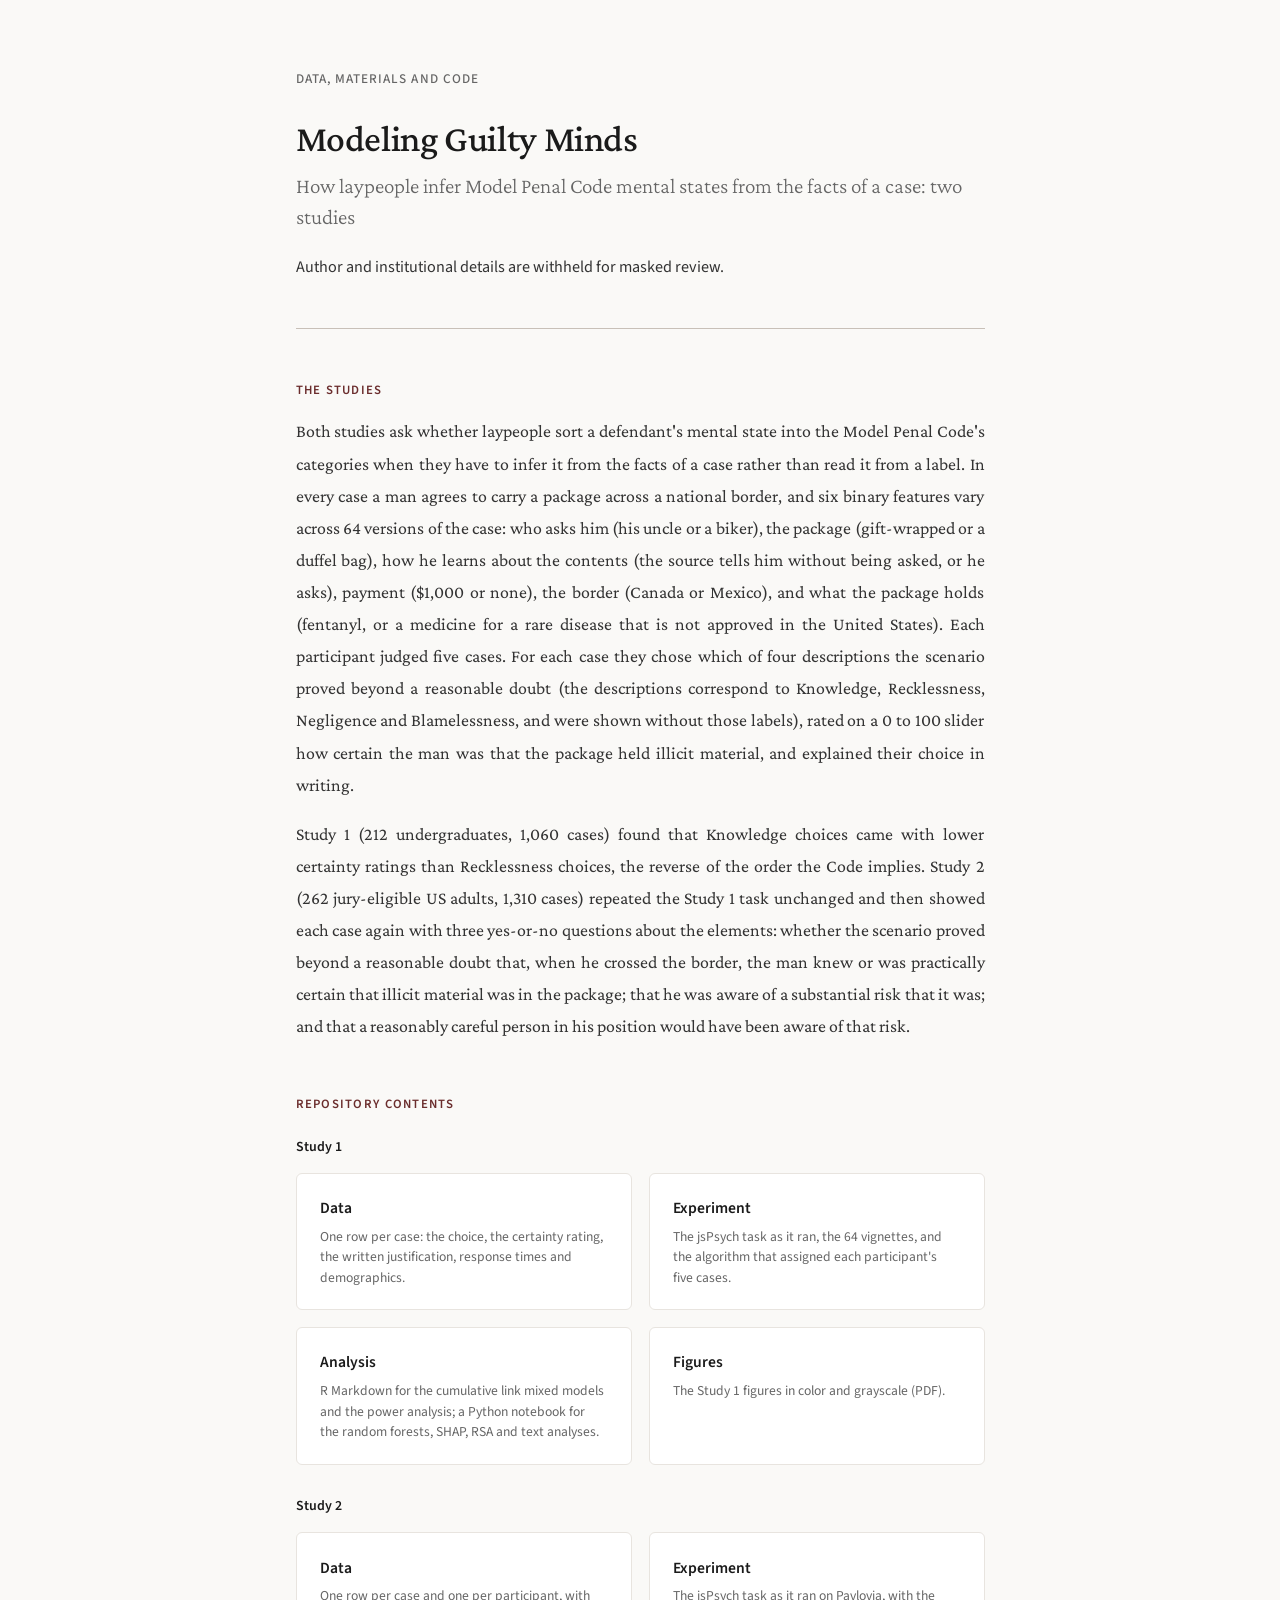
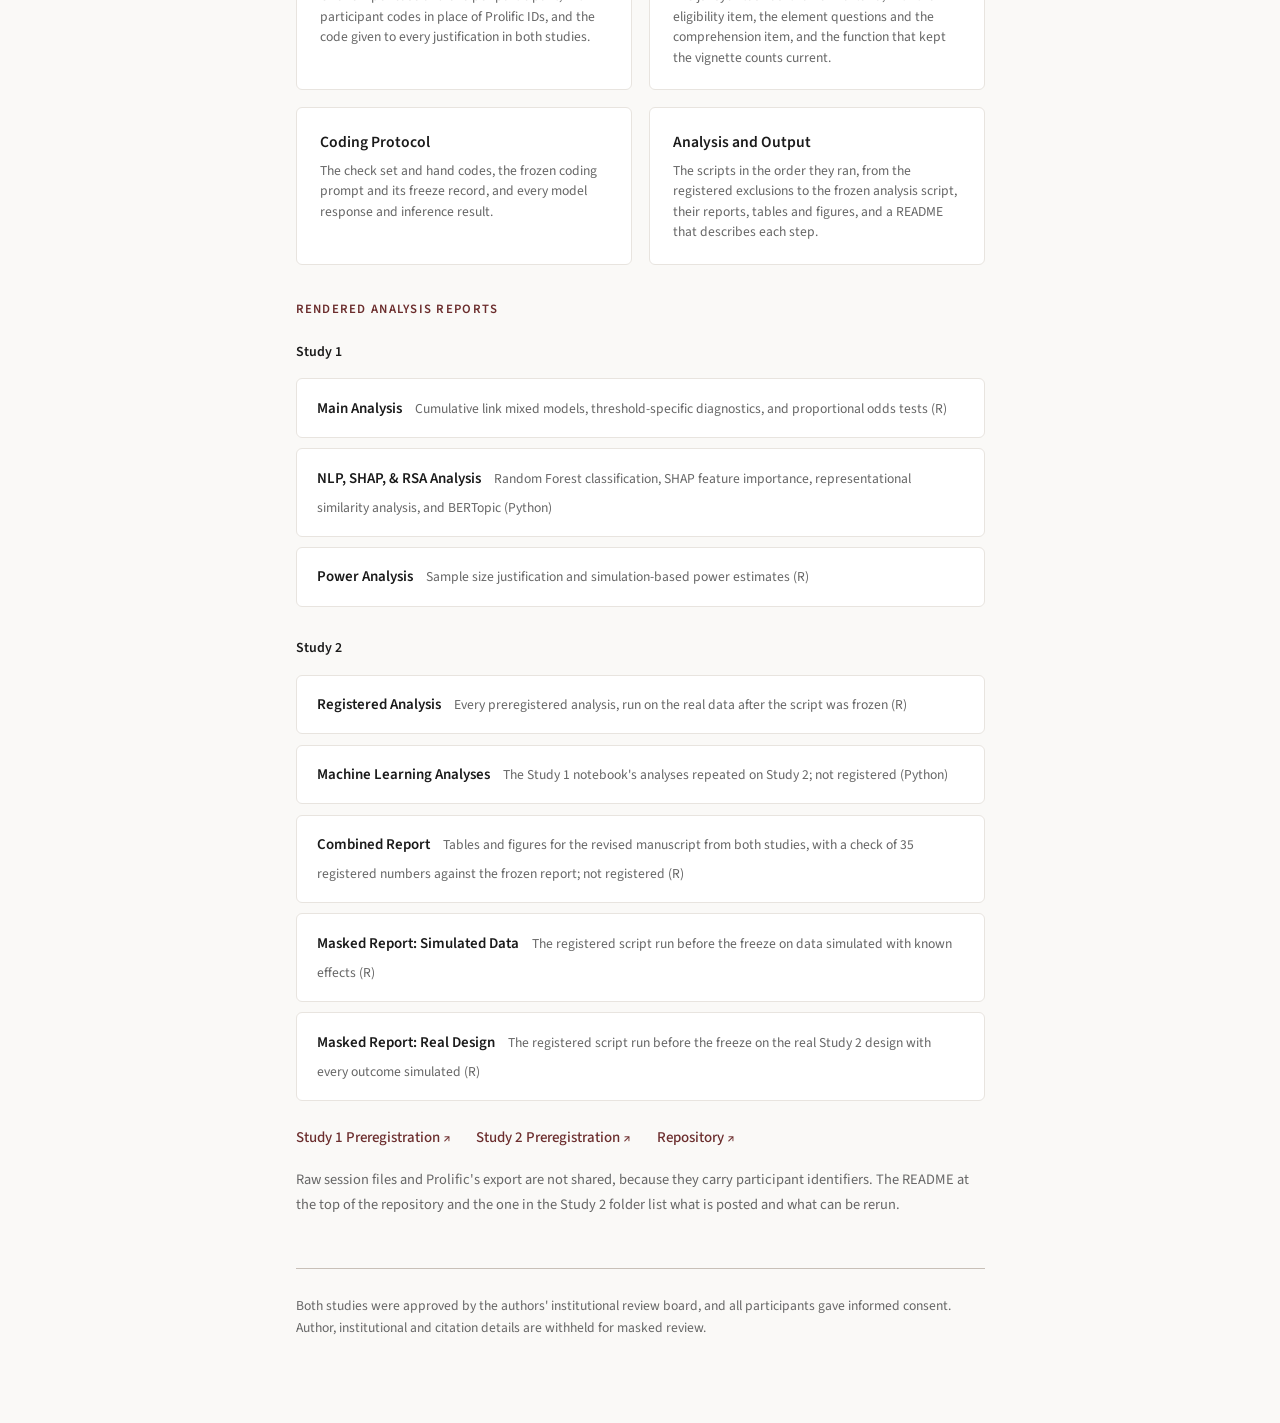
<file: index.html>
<!DOCTYPE html>
<html lang="en">
<head>
  <meta charset="UTF-8">
  <meta name="viewport" content="width=device-width, initial-scale=1.0">
  <title>Modeling Guilty Minds: Data, Materials and Code</title>
  <meta name="description" content="Data, experimental materials and analysis code for two studies of how laypeople infer Model Penal Code mental states. Anonymized for masked review.">
  <link rel="preconnect" href="https://fonts.googleapis.com">
  <link rel="preconnect" href="https://fonts.gstatic.com" crossorigin>
  <link href="https://fonts.googleapis.com/css2?family=Crimson+Pro:ital,wght@0,300;0,400;0,500;0,600;1,400&family=Source+Sans+3:wght@300;400;500;600&display=swap" rel="stylesheet">
  <style>
    :root {
      --serif: 'Crimson Pro', Georgia, 'Times New Roman', serif;
      --sans: 'Source Sans 3', 'Segoe UI', system-ui, sans-serif;
      --ink: #1a1a1a;
      --body: #333;
      --muted: #666;
      --rule: #c8c0b8;
      --bg: #faf9f7;
      --accent: #6b2d2d;
      --card-bg: #ffffff;
      --card-border: #e8e4df;
    }

    * { margin: 0; padding: 0; box-sizing: border-box; }

    html {
      font-size: 17px;
      scroll-behavior: smooth;
    }

    body {
      font-family: var(--sans);
      color: var(--body);
      background: var(--bg);
      line-height: 1.7;
      -webkit-font-smoothing: antialiased;
    }

    /* ---------- layout ---------- */
    .page {
      max-width: 740px;
      margin: 0 auto;
      padding: 4rem 1.5rem 5rem;
    }

    /* ---------- header ---------- */
    header {
      margin-bottom: 3rem;
      padding-bottom: 2.5rem;
      border-bottom: 1px solid var(--rule);
    }

    .lab-line {
      font-family: var(--sans);
      font-size: 0.78rem;
      font-weight: 500;
      letter-spacing: 0.08em;
      text-transform: uppercase;
      color: var(--muted);
      margin-bottom: 1.5rem;
    }

    h1 {
      font-family: var(--serif);
      font-size: 2.2rem;
      font-weight: 500;
      line-height: 1.2;
      color: var(--ink);
      margin-bottom: 0.6rem;
      letter-spacing: -0.01em;
    }

    .subtitle {
      font-family: var(--serif);
      font-size: 1.25rem;
      font-weight: 300;
      color: var(--muted);
      line-height: 1.45;
      margin-bottom: 1.2rem;
    }

    .authors {
      font-family: var(--sans);
      font-size: 0.95rem;
      color: var(--body);
      margin-bottom: 0.3rem;
    }

    .authors strong {
      font-weight: 600;
    }

    .affiliation {
      font-family: var(--sans);
      font-size: 0.85rem;
      color: var(--muted);
    }

    /* ---------- abstract ---------- */
    .abstract {
      margin-bottom: 3rem;
    }

    .abstract h2 {
      font-family: var(--sans);
      font-size: 0.75rem;
      font-weight: 600;
      letter-spacing: 0.1em;
      text-transform: uppercase;
      color: var(--accent);
      margin-bottom: 0.8rem;
    }

    .abstract p {
      font-family: var(--serif);
      font-size: 1.05rem;
      line-height: 1.8;
      color: var(--body);
      text-align: justify;
      hyphens: auto;
    }

    /* ---------- resources ---------- */
    .resources {
      margin-bottom: 3rem;
    }

    .resources h2 {
      font-family: var(--sans);
      font-size: 0.75rem;
      font-weight: 600;
      letter-spacing: 0.1em;
      text-transform: uppercase;
      color: var(--accent);
      margin-bottom: 1.2rem;
    }

    .card-grid {
      display: grid;
      grid-template-columns: 1fr 1fr;
      gap: 1rem;
    }

    .card {
      display: block;
      background: var(--card-bg);
      border: 1px solid var(--card-border);
      border-radius: 6px;
      padding: 1.25rem 1.4rem;
      text-decoration: none;
      color: var(--body);
      transition: border-color 0.2s, box-shadow 0.2s;
    }

    .card:hover {
      border-color: var(--accent);
      box-shadow: 0 2px 12px rgba(107, 45, 45, 0.08);
    }

    .card-label {
      font-family: var(--sans);
      font-size: 0.92rem;
      font-weight: 600;
      color: var(--ink);
      margin-bottom: 0.3rem;
    }

    .card-desc {
      font-family: var(--sans);
      font-size: 0.8rem;
      color: var(--muted);
      line-height: 1.5;
    }

    /* ---------- external links row ---------- */
    .sub-heading {
      font-family: var(--sans);
      font-size: 0.75rem;
      font-weight: 600;
      letter-spacing: 0.1em;
      text-transform: uppercase;
      color: var(--accent);
      margin-top: 2rem;
      margin-bottom: 1rem;
    }

    .report-links {
      display: flex;
      flex-direction: column;
      gap: 0.6rem;
    }

    .report-link {
      display: block;
      background: var(--card-bg);
      border: 1px solid var(--card-border);
      border-radius: 6px;
      padding: 0.85rem 1.2rem;
      text-decoration: none;
      color: var(--body);
      transition: border-color 0.2s, box-shadow 0.2s;
    }

    .report-link:hover {
      border-color: var(--accent);
      box-shadow: 0 2px 12px rgba(107, 45, 45, 0.08);
    }

    .report-title {
      font-family: var(--sans);
      font-size: 0.88rem;
      font-weight: 600;
      color: var(--ink);
      margin-right: 0.6rem;
    }

    .report-detail {
      font-family: var(--sans);
      font-size: 0.8rem;
      color: var(--muted);
    }

    /* ---------- ext links ---------- */
    .ext-links {
      display: flex;
      gap: 1.5rem;
      flex-wrap: wrap;
      margin-top: 1.4rem;
    }

    .ext-link {
      font-family: var(--sans);
      font-size: 0.88rem;
      font-weight: 500;
      color: var(--accent);
      text-decoration: none;
      border-bottom: 1px solid transparent;
      transition: border-color 0.2s;
    }

    .ext-link:hover {
      border-bottom-color: var(--accent);
    }

    .ext-link::after {
      content: ' ↗';
      font-size: 0.75rem;
    }

    /* ---------- citation ---------- */
    .citation {
      margin-bottom: 3rem;
    }

    .citation h2 {
      font-family: var(--sans);
      font-size: 0.75rem;
      font-weight: 600;
      letter-spacing: 0.1em;
      text-transform: uppercase;
      color: var(--accent);
      margin-bottom: 0.8rem;
    }

    .citation-block {
      background: var(--card-bg);
      border: 1px solid var(--card-border);
      border-radius: 6px;
      padding: 1.1rem 1.3rem;
      font-family: var(--sans);
      font-size: 0.85rem;
      line-height: 1.65;
      color: var(--body);
      position: relative;
    }

    .citation-block .copy-btn {
      position: absolute;
      top: 0.7rem;
      right: 0.7rem;
      background: none;
      border: 1px solid var(--card-border);
      border-radius: 4px;
      padding: 0.25rem 0.55rem;
      font-family: var(--sans);
      font-size: 0.72rem;
      color: var(--muted);
      cursor: pointer;
      transition: color 0.2s, border-color 0.2s;
    }

    .citation-block .copy-btn:hover {
      color: var(--accent);
      border-color: var(--accent);
    }

    /* ---------- footer ---------- */
    footer {
      border-top: 1px solid var(--rule);
      padding-top: 1.5rem;
      font-family: var(--sans);
      font-size: 0.8rem;
      color: var(--muted);
      line-height: 1.6;
    }

    footer a {
      color: var(--accent);
      text-decoration: none;
    }

    footer a:hover {
      text-decoration: underline;
    }

    /* ---------- responsive ---------- */
    @media (max-width: 600px) {
      html { font-size: 16px; }
      .page { padding: 2.5rem 1.2rem 3rem; }
      h1 { font-size: 1.9rem; }
      .subtitle { font-size: 1.1rem; }
      .card-grid { grid-template-columns: 1fr; }
    }

    /* ---------- study groups ---------- */
    .resources h3 {
      font-family: var(--sans);
      font-size: 0.82rem;
      font-weight: 600;
      color: var(--ink);
      margin: 1.8rem 0 0.8rem;
    }

    .resources h3:first-of-type {
      margin-top: 0;
    }

    .sub-heading + h3 {
      margin-top: 0;
    }

    .abstract p + p {
      margin-top: 1rem;
    }

    .note {
      font-family: var(--sans);
      font-size: 0.85rem;
      color: var(--muted);
      margin-top: 1rem;
    }
  </style>
</head>
<body>
  <div class="page">

    <!-- ===== HEADER ===== -->
    <header>
      <div class="lab-line">Data, materials and code</div>
      <h1>Modeling Guilty Minds</h1>
      <div class="subtitle">How laypeople infer Model Penal Code mental states from the facts of a case: two studies</div>
      <div class="authors">Author and institutional details are withheld for masked review.</div>
    </header>

    <!-- ===== THE STUDIES ===== -->
    <section class="abstract">
      <h2>The Studies</h2>
      <p>Both studies ask whether laypeople sort a defendant's mental state into the Model Penal Code's categories when they have to infer it from the facts of a case rather than read it from a label. In every case a man agrees to carry a package across a national border, and six binary features vary across 64 versions of the case: who asks him (his uncle or a biker), the package (gift-wrapped or a duffel bag), how he learns about the contents (the source tells him without being asked, or he asks), payment ($1,000 or none), the border (Canada or Mexico), and what the package holds (fentanyl, or a medicine for a rare disease that is not approved in the United States). Each participant judged five cases. For each case they chose which of four descriptions the scenario proved beyond a reasonable doubt (the descriptions correspond to Knowledge, Recklessness, Negligence and Blamelessness, and were shown without those labels), rated on a 0 to 100 slider how certain the man was that the package held illicit material, and explained their choice in writing.</p>
      <p>Study 1 (212 undergraduates, 1,060 cases) found that Knowledge choices came with lower certainty ratings than Recklessness choices, the reverse of the order the Code implies. Study 2 (262 jury-eligible US adults, 1,310 cases) repeated the Study 1 task unchanged and then showed each case again with three yes-or-no questions about the elements: whether the scenario proved beyond a reasonable doubt that, when he crossed the border, the man knew or was practically certain that illicit material was in the package; that he was aware of a substantial risk that it was; and that a reasonably careful person in his position would have been aware of that risk.</p>
    </section>

    <!-- ===== REPOSITORY RESOURCES ===== -->
    <section class="resources">
      <h2>Repository Contents</h2>

      <h3>Study 1</h3>
      <div class="card-grid">
        <a class="card" href="https://github.com/DGK-Law-and-Cognition-Lab/Modeling-Guilty-Minds/tree/main/study1/data">
          <div class="card-label">Data</div>
          <div class="card-desc">One row per case: the choice, the certainty rating, the written justification, response times and demographics.</div>
        </a>
        <a class="card" href="https://github.com/DGK-Law-and-Cognition-Lab/Modeling-Guilty-Minds/tree/main/study1/experiment">
          <div class="card-label">Experiment</div>
          <div class="card-desc">The jsPsych task as it ran, the 64 vignettes, and the algorithm that assigned each participant's five cases.</div>
        </a>
        <a class="card" href="https://github.com/DGK-Law-and-Cognition-Lab/Modeling-Guilty-Minds/tree/main/study1/analysis">
          <div class="card-label">Analysis</div>
          <div class="card-desc">R Markdown for the cumulative link mixed models and the power analysis; a Python notebook for the random forests, SHAP, RSA and text analyses.</div>
        </a>
        <a class="card" href="https://github.com/DGK-Law-and-Cognition-Lab/Modeling-Guilty-Minds/tree/main/study1/figures">
          <div class="card-label">Figures</div>
          <div class="card-desc">The Study 1 figures in color and grayscale (PDF).</div>
        </a>
      </div>

      <h3>Study 2</h3>
      <div class="card-grid">
        <a class="card" href="https://github.com/DGK-Law-and-Cognition-Lab/Modeling-Guilty-Minds/tree/main/study2/data">
          <div class="card-label">Data</div>
          <div class="card-desc">One row per case and one per participant, with participant codes in place of Prolific IDs, and the code given to every justification in both studies.</div>
        </a>
        <a class="card" href="https://github.com/DGK-Law-and-Cognition-Lab/Modeling-Guilty-Minds/tree/main/study2/experiment">
          <div class="card-label">Experiment</div>
          <div class="card-desc">The jsPsych task as it ran on Pavlovia, with the eligibility item, the element questions and the comprehension item, and the function that kept the vignette counts current.</div>
        </a>
        <a class="card" href="https://github.com/DGK-Law-and-Cognition-Lab/Modeling-Guilty-Minds/tree/main/study2/protocol">
          <div class="card-label">Coding Protocol</div>
          <div class="card-desc">The check set and hand codes, the frozen coding prompt and its freeze record, and every model response and inference result.</div>
        </a>
        <a class="card" href="https://github.com/DGK-Law-and-Cognition-Lab/Modeling-Guilty-Minds/tree/main/study2">
          <div class="card-label">Analysis and Output</div>
          <div class="card-desc">The scripts in the order they ran, from the registered exclusions to the frozen analysis script, their reports, tables and figures, and a README that describes each step.</div>
        </a>
      </div>

      <h2 class="sub-heading">Rendered Analysis Reports</h2>
      <h3>Study 1</h3>
      <div class="report-links">
        <a class="report-link" href="study1/analysis/MPC_MainAnalysis_Updated.html">
          <span class="report-title">Main Analysis</span>
          <span class="report-detail">Cumulative link mixed models, threshold-specific diagnostics, and proportional odds tests (R)</span>
        </a>
        <a class="report-link" href="study1/analysis/MPC_NLP_SHAP_Analysis_New_CleanedforHTML_2_0.html">
          <span class="report-title">NLP, SHAP, &amp; RSA Analysis</span>
          <span class="report-detail">Random Forest classification, SHAP feature importance, representational similarity analysis, and BERTopic (Python)</span>
        </a>
        <a class="report-link" href="study1/analysis/MPC_PowerAnalysis.html">
          <span class="report-title">Power Analysis</span>
          <span class="report-detail">Sample size justification and simulation-based power estimates (R)</span>
        </a>
      </div>

      <h3>Study 2</h3>
      <div class="report-links">
        <a class="report-link" href="study2/output/MPC_Study2_Analysis_real.html">
          <span class="report-title">Registered Analysis</span>
          <span class="report-detail">Every preregistered analysis, run on the real data after the script was frozen (R)</span>
        </a>
        <a class="report-link" href="study2/output/nlp/05_nlp_study2.html">
          <span class="report-title">Machine Learning Analyses</span>
          <span class="report-detail">The Study 1 notebook's analyses repeated on Study 2; not registered (Python)</span>
        </a>
        <a class="report-link" href="study2/output/combined/06_combined_report.html">
          <span class="report-title">Combined Report</span>
          <span class="report-detail">Tables and figures for the revised manuscript from both studies, with a check of 35 registered numbers against the frozen report; not registered (R)</span>
        </a>
        <a class="report-link" href="study2/output/MPC_Study2_Analysis_simulated.html">
          <span class="report-title">Masked Report: Simulated Data</span>
          <span class="report-detail">The registered script run before the freeze on data simulated with known effects (R)</span>
        </a>
        <a class="report-link" href="study2/output/MPC_Study2_Analysis_structure.html">
          <span class="report-title">Masked Report: Real Design</span>
          <span class="report-detail">The registered script run before the freeze on the real Study 2 design with every outcome simulated (R)</span>
        </a>
      </div>

      <div class="ext-links">
        <a class="ext-link" href="https://osf.io/tkf3m/overview?view_only=f9056adb3db04f85b254662921b655af">Study 1 Preregistration</a>
        <a class="ext-link" href="https://osf.io/bpwjn/overview?view_only=11539a9901d24b96894766289e7313eb">Study 2 Preregistration</a>
        <a class="ext-link" href="https://github.com/DGK-Law-and-Cognition-Lab/Modeling-Guilty-Minds">Repository</a>
      </div>
      <p class="note">Raw session files and Prolific's export are not shared, because they carry participant identifiers. The README at the top of the repository and the one in the Study 2 folder list what is posted and what can be rerun.</p>
    </section>

    <!-- ===== FOOTER ===== -->
    <footer>
      <p>Both studies were approved by the authors' institutional review board, and all participants gave informed consent. Author, institutional and citation details are withheld for masked review.</p>
    </footer>

  </div>
</body>
</html>
</file>
